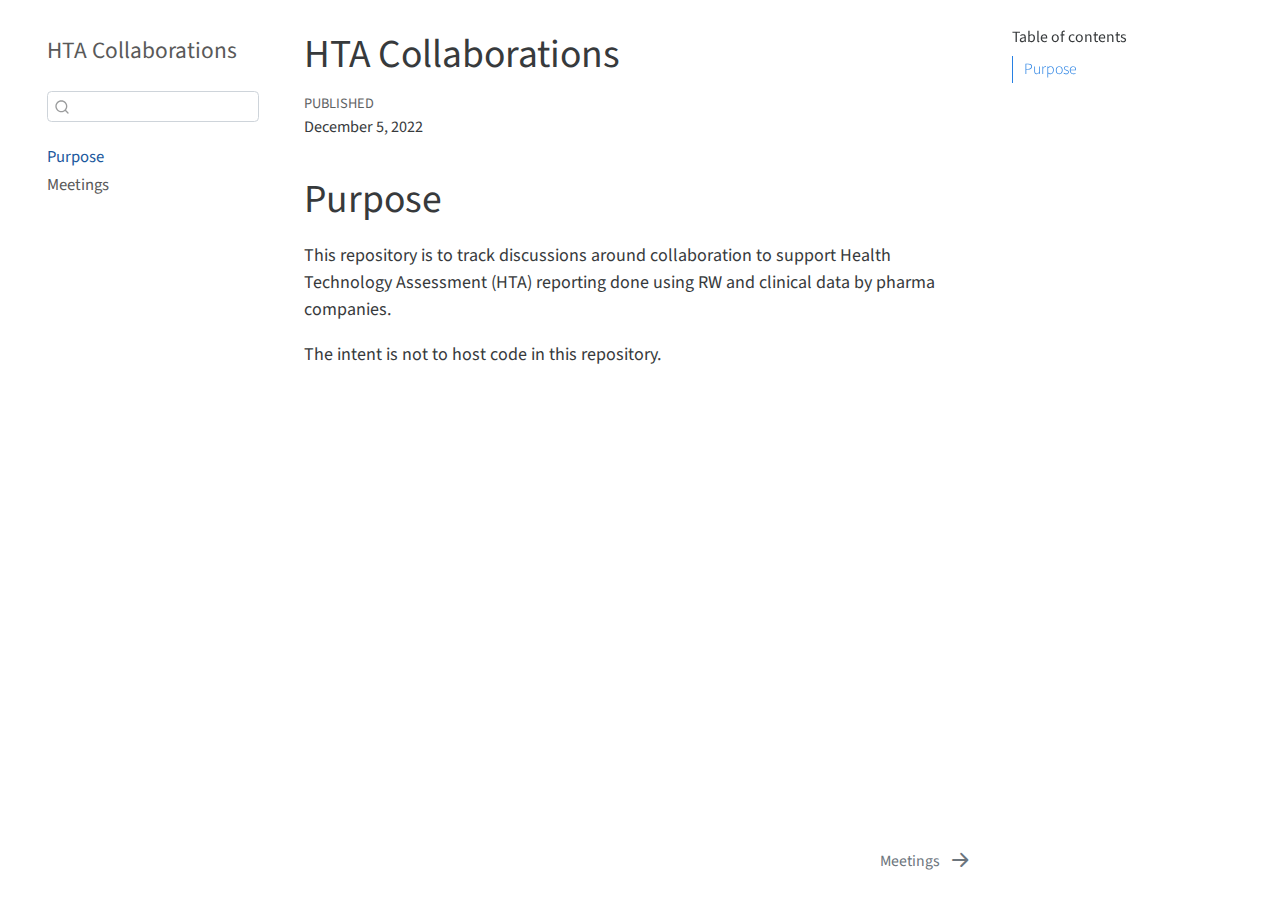
<file: index.html>
<!DOCTYPE html>
<html xmlns="http://www.w3.org/1999/xhtml" lang="en" xml:lang="en"><head>

<meta charset="utf-8">
<meta name="generator" content="quarto-1.2.475">

<meta name="viewport" content="width=device-width, initial-scale=1.0, user-scalable=yes">

<meta name="dcterms.date" content="2022-12-05">

<title>HTA Collaborations</title>
<style>
code{white-space: pre-wrap;}
span.smallcaps{font-variant: small-caps;}
div.columns{display: flex; gap: min(4vw, 1.5em);}
div.column{flex: auto; overflow-x: auto;}
div.hanging-indent{margin-left: 1.5em; text-indent: -1.5em;}
ul.task-list{list-style: none;}
ul.task-list li input[type="checkbox"] {
  width: 0.8em;
  margin: 0 0.8em 0.2em -1.6em;
  vertical-align: middle;
}
</style>


<script src="site_libs/quarto-nav/quarto-nav.js"></script>
<script src="site_libs/quarto-nav/headroom.min.js"></script>
<script src="site_libs/clipboard/clipboard.min.js"></script>
<script src="site_libs/quarto-search/autocomplete.umd.js"></script>
<script src="site_libs/quarto-search/fuse.min.js"></script>
<script src="site_libs/quarto-search/quarto-search.js"></script>
<meta name="quarto:offset" content="./">
<link href="./meetings.html" rel="next">
<script src="site_libs/quarto-html/quarto.js"></script>
<script src="site_libs/quarto-html/popper.min.js"></script>
<script src="site_libs/quarto-html/tippy.umd.min.js"></script>
<script src="site_libs/quarto-html/anchor.min.js"></script>
<link href="site_libs/quarto-html/tippy.css" rel="stylesheet">
<link href="site_libs/quarto-html/quarto-syntax-highlighting.css" rel="stylesheet" id="quarto-text-highlighting-styles">
<script src="site_libs/bootstrap/bootstrap.min.js"></script>
<link href="site_libs/bootstrap/bootstrap-icons.css" rel="stylesheet">
<link href="site_libs/bootstrap/bootstrap.min.css" rel="stylesheet" id="quarto-bootstrap" data-mode="light">
<script id="quarto-search-options" type="application/json">{
  "location": "sidebar",
  "copy-button": false,
  "collapse-after": 3,
  "panel-placement": "start",
  "type": "textbox",
  "limit": 20,
  "language": {
    "search-no-results-text": "No results",
    "search-matching-documents-text": "matching documents",
    "search-copy-link-title": "Copy link to search",
    "search-hide-matches-text": "Hide additional matches",
    "search-more-match-text": "more match in this document",
    "search-more-matches-text": "more matches in this document",
    "search-clear-button-title": "Clear",
    "search-detached-cancel-button-title": "Cancel",
    "search-submit-button-title": "Submit"
  }
}</script>


</head>

<body class="nav-sidebar floating">

<div id="quarto-search-results"></div>
  <header id="quarto-header" class="headroom fixed-top">
  <nav class="quarto-secondary-nav" data-bs-toggle="collapse" data-bs-target="#quarto-sidebar" aria-controls="quarto-sidebar" aria-expanded="false" aria-label="Toggle sidebar navigation" onclick="if (window.quartoToggleHeadroom) { window.quartoToggleHeadroom(); }">
    <div class="container-fluid d-flex justify-content-between">
      <h1 class="quarto-secondary-nav-title">HTA Collaborations</h1>
      <button type="button" class="quarto-btn-toggle btn" aria-label="Show secondary navigation">
        <i class="bi bi-chevron-right"></i>
      </button>
    </div>
  </nav>
</header>
<!-- content -->
<div id="quarto-content" class="quarto-container page-columns page-rows-contents page-layout-article">
<!-- sidebar -->
  <nav id="quarto-sidebar" class="sidebar collapse sidebar-navigation floating overflow-auto">
    <div class="pt-lg-2 mt-2 text-left sidebar-header">
    <div class="sidebar-title mb-0 py-0">
      <a href="./">HTA Collaborations</a> 
    </div>
      </div>
      <div class="mt-2 flex-shrink-0 align-items-center">
        <div class="sidebar-search">
        <div id="quarto-search" class="" title="Search"></div>
        </div>
      </div>
    <div class="sidebar-menu-container"> 
    <ul class="list-unstyled mt-1">
        <li class="sidebar-item">
  <div class="sidebar-item-container"> 
  <a href="./index.html" class="sidebar-item-text sidebar-link active">Purpose</a>
  </div>
</li>
        <li class="sidebar-item">
  <div class="sidebar-item-container"> 
  <a href="./meetings.html" class="sidebar-item-text sidebar-link">Meetings</a>
  </div>
</li>
    </ul>
    </div>
</nav>
<!-- margin-sidebar -->
    <div id="quarto-margin-sidebar" class="sidebar margin-sidebar">
        <nav id="TOC" role="doc-toc" class="toc-active">
    <h2 id="toc-title">Table of contents</h2>
   
  <ul>
  <li><a href="#purpose" id="toc-purpose" class="nav-link active" data-scroll-target="#purpose">Purpose</a></li>
  </ul>
</nav>
    </div>
<!-- main -->
<main class="content" id="quarto-document-content">

<header id="title-block-header" class="quarto-title-block default">
<div class="quarto-title">
<h1 class="title d-none d-lg-block">HTA Collaborations</h1>
</div>



<div class="quarto-title-meta">

    
    <div>
    <div class="quarto-title-meta-heading">Published</div>
    <div class="quarto-title-meta-contents">
      <p class="date">December 5, 2022</p>
    </div>
  </div>
  
    
  </div>
  

</header>

<section id="purpose" class="level1 unnumbered">
<h1 class="unnumbered">Purpose</h1>
<p>This repository is to track discussions around collaboration to support Health Technology Assessment (HTA) reporting done using RW and clinical data by pharma companies.</p>
<p>The intent is not to host code in this repository.</p>


</section>

</main> <!-- /main -->
<script id="quarto-html-after-body" type="application/javascript">
window.document.addEventListener("DOMContentLoaded", function (event) {
  const toggleBodyColorMode = (bsSheetEl) => {
    const mode = bsSheetEl.getAttribute("data-mode");
    const bodyEl = window.document.querySelector("body");
    if (mode === "dark") {
      bodyEl.classList.add("quarto-dark");
      bodyEl.classList.remove("quarto-light");
    } else {
      bodyEl.classList.add("quarto-light");
      bodyEl.classList.remove("quarto-dark");
    }
  }
  const toggleBodyColorPrimary = () => {
    const bsSheetEl = window.document.querySelector("link#quarto-bootstrap");
    if (bsSheetEl) {
      toggleBodyColorMode(bsSheetEl);
    }
  }
  toggleBodyColorPrimary();  
  const icon = "";
  const anchorJS = new window.AnchorJS();
  anchorJS.options = {
    placement: 'right',
    icon: icon
  };
  anchorJS.add('.anchored');
  const clipboard = new window.ClipboardJS('.code-copy-button', {
    target: function(trigger) {
      return trigger.previousElementSibling;
    }
  });
  clipboard.on('success', function(e) {
    // button target
    const button = e.trigger;
    // don't keep focus
    button.blur();
    // flash "checked"
    button.classList.add('code-copy-button-checked');
    var currentTitle = button.getAttribute("title");
    button.setAttribute("title", "Copied!");
    let tooltip;
    if (window.bootstrap) {
      button.setAttribute("data-bs-toggle", "tooltip");
      button.setAttribute("data-bs-placement", "left");
      button.setAttribute("data-bs-title", "Copied!");
      tooltip = new bootstrap.Tooltip(button, 
        { trigger: "manual", 
          customClass: "code-copy-button-tooltip",
          offset: [0, -8]});
      tooltip.show();    
    }
    setTimeout(function() {
      if (tooltip) {
        tooltip.hide();
        button.removeAttribute("data-bs-title");
        button.removeAttribute("data-bs-toggle");
        button.removeAttribute("data-bs-placement");
      }
      button.setAttribute("title", currentTitle);
      button.classList.remove('code-copy-button-checked');
    }, 1000);
    // clear code selection
    e.clearSelection();
  });
  function tippyHover(el, contentFn) {
    const config = {
      allowHTML: true,
      content: contentFn,
      maxWidth: 500,
      delay: 100,
      arrow: false,
      appendTo: function(el) {
          return el.parentElement;
      },
      interactive: true,
      interactiveBorder: 10,
      theme: 'quarto',
      placement: 'bottom-start'
    };
    window.tippy(el, config); 
  }
  const noterefs = window.document.querySelectorAll('a[role="doc-noteref"]');
  for (var i=0; i<noterefs.length; i++) {
    const ref = noterefs[i];
    tippyHover(ref, function() {
      // use id or data attribute instead here
      let href = ref.getAttribute('data-footnote-href') || ref.getAttribute('href');
      try { href = new URL(href).hash; } catch {}
      const id = href.replace(/^#\/?/, "");
      const note = window.document.getElementById(id);
      return note.innerHTML;
    });
  }
  const findCites = (el) => {
    const parentEl = el.parentElement;
    if (parentEl) {
      const cites = parentEl.dataset.cites;
      if (cites) {
        return {
          el,
          cites: cites.split(' ')
        };
      } else {
        return findCites(el.parentElement)
      }
    } else {
      return undefined;
    }
  };
  var bibliorefs = window.document.querySelectorAll('a[role="doc-biblioref"]');
  for (var i=0; i<bibliorefs.length; i++) {
    const ref = bibliorefs[i];
    const citeInfo = findCites(ref);
    if (citeInfo) {
      tippyHover(citeInfo.el, function() {
        var popup = window.document.createElement('div');
        citeInfo.cites.forEach(function(cite) {
          var citeDiv = window.document.createElement('div');
          citeDiv.classList.add('hanging-indent');
          citeDiv.classList.add('csl-entry');
          var biblioDiv = window.document.getElementById('ref-' + cite);
          if (biblioDiv) {
            citeDiv.innerHTML = biblioDiv.innerHTML;
          }
          popup.appendChild(citeDiv);
        });
        return popup.innerHTML;
      });
    }
  }
});
</script>
<nav class="page-navigation">
  <div class="nav-page nav-page-previous">
  </div>
  <div class="nav-page nav-page-next">
      <a href="./meetings.html" class="pagination-link">
        <span class="nav-page-text">Meetings</span> <i class="bi bi-arrow-right-short"></i>
      </a>
  </div>
</nav>
</div> <!-- /content -->



</body></html>
</file>
<file: site_libs/quarto-html/tippy.css>
.tippy-box[data-animation=fade][data-state=hidden]{opacity:0}[data-tippy-root]{max-width:calc(100vw - 10px)}.tippy-box{position:relative;background-color:#333;color:#fff;border-radius:4px;font-size:14px;line-height:1.4;white-space:normal;outline:0;transition-property:transform,visibility,opacity}.tippy-box[data-placement^=top]>.tippy-arrow{bottom:0}.tippy-box[data-placement^=top]>.tippy-arrow:before{bottom:-7px;left:0;border-width:8px 8px 0;border-top-color:initial;transform-origin:center top}.tippy-box[data-placement^=bottom]>.tippy-arrow{top:0}.tippy-box[data-placement^=bottom]>.tippy-arrow:before{top:-7px;left:0;border-width:0 8px 8px;border-bottom-color:initial;transform-origin:center bottom}.tippy-box[data-placement^=left]>.tippy-arrow{right:0}.tippy-box[data-placement^=left]>.tippy-arrow:before{border-width:8px 0 8px 8px;border-left-color:initial;right:-7px;transform-origin:center left}.tippy-box[data-placement^=right]>.tippy-arrow{left:0}.tippy-box[data-placement^=right]>.tippy-arrow:before{left:-7px;border-width:8px 8px 8px 0;border-right-color:initial;transform-origin:center right}.tippy-box[data-inertia][data-state=visible]{transition-timing-function:cubic-bezier(.54,1.5,.38,1.11)}.tippy-arrow{width:16px;height:16px;color:#333}.tippy-arrow:before{content:"";position:absolute;border-color:transparent;border-style:solid}.tippy-content{position:relative;padding:5px 9px;z-index:1}
</file>
<file: site_libs/quarto-html/quarto-syntax-highlighting.css>
/* quarto syntax highlight colors */
:root {
  --quarto-hl-ot-color: #003B4F;
  --quarto-hl-at-color: #657422;
  --quarto-hl-ss-color: #20794D;
  --quarto-hl-an-color: #5E5E5E;
  --quarto-hl-fu-color: #4758AB;
  --quarto-hl-st-color: #20794D;
  --quarto-hl-cf-color: #003B4F;
  --quarto-hl-op-color: #5E5E5E;
  --quarto-hl-er-color: #AD0000;
  --quarto-hl-bn-color: #AD0000;
  --quarto-hl-al-color: #AD0000;
  --quarto-hl-va-color: #111111;
  --quarto-hl-bu-color: inherit;
  --quarto-hl-ex-color: inherit;
  --quarto-hl-pp-color: #AD0000;
  --quarto-hl-in-color: #5E5E5E;
  --quarto-hl-vs-color: #20794D;
  --quarto-hl-wa-color: #5E5E5E;
  --quarto-hl-do-color: #5E5E5E;
  --quarto-hl-im-color: #00769E;
  --quarto-hl-ch-color: #20794D;
  --quarto-hl-dt-color: #AD0000;
  --quarto-hl-fl-color: #AD0000;
  --quarto-hl-co-color: #5E5E5E;
  --quarto-hl-cv-color: #5E5E5E;
  --quarto-hl-cn-color: #8f5902;
  --quarto-hl-sc-color: #5E5E5E;
  --quarto-hl-dv-color: #AD0000;
  --quarto-hl-kw-color: #003B4F;
}

/* other quarto variables */
:root {
  --quarto-font-monospace: SFMono-Regular, Menlo, Monaco, Consolas, "Liberation Mono", "Courier New", monospace;
}

pre > code.sourceCode > span {
  color: #003B4F;
}

code span {
  color: #003B4F;
}

code.sourceCode > span {
  color: #003B4F;
}

div.sourceCode,
div.sourceCode pre.sourceCode {
  color: #003B4F;
}

code span.ot {
  color: #003B4F;
}

code span.at {
  color: #657422;
}

code span.ss {
  color: #20794D;
}

code span.an {
  color: #5E5E5E;
}

code span.fu {
  color: #4758AB;
}

code span.st {
  color: #20794D;
}

code span.cf {
  color: #003B4F;
}

code span.op {
  color: #5E5E5E;
}

code span.er {
  color: #AD0000;
}

code span.bn {
  color: #AD0000;
}

code span.al {
  color: #AD0000;
}

code span.va {
  color: #111111;
}

code span.pp {
  color: #AD0000;
}

code span.in {
  color: #5E5E5E;
}

code span.vs {
  color: #20794D;
}

code span.wa {
  color: #5E5E5E;
  font-style: italic;
}

code span.do {
  color: #5E5E5E;
  font-style: italic;
}

code span.im {
  color: #00769E;
}

code span.ch {
  color: #20794D;
}

code span.dt {
  color: #AD0000;
}

code span.fl {
  color: #AD0000;
}

code span.co {
  color: #5E5E5E;
}

code span.cv {
  color: #5E5E5E;
  font-style: italic;
}

code span.cn {
  color: #8f5902;
}

code span.sc {
  color: #5E5E5E;
}

code span.dv {
  color: #AD0000;
}

code span.kw {
  color: #003B4F;
}

.prevent-inlining {
  content: "</";
}

/*# sourceMappingURL=debc5d5d77c3f9108843748ff7464032.css.map */
</file>
